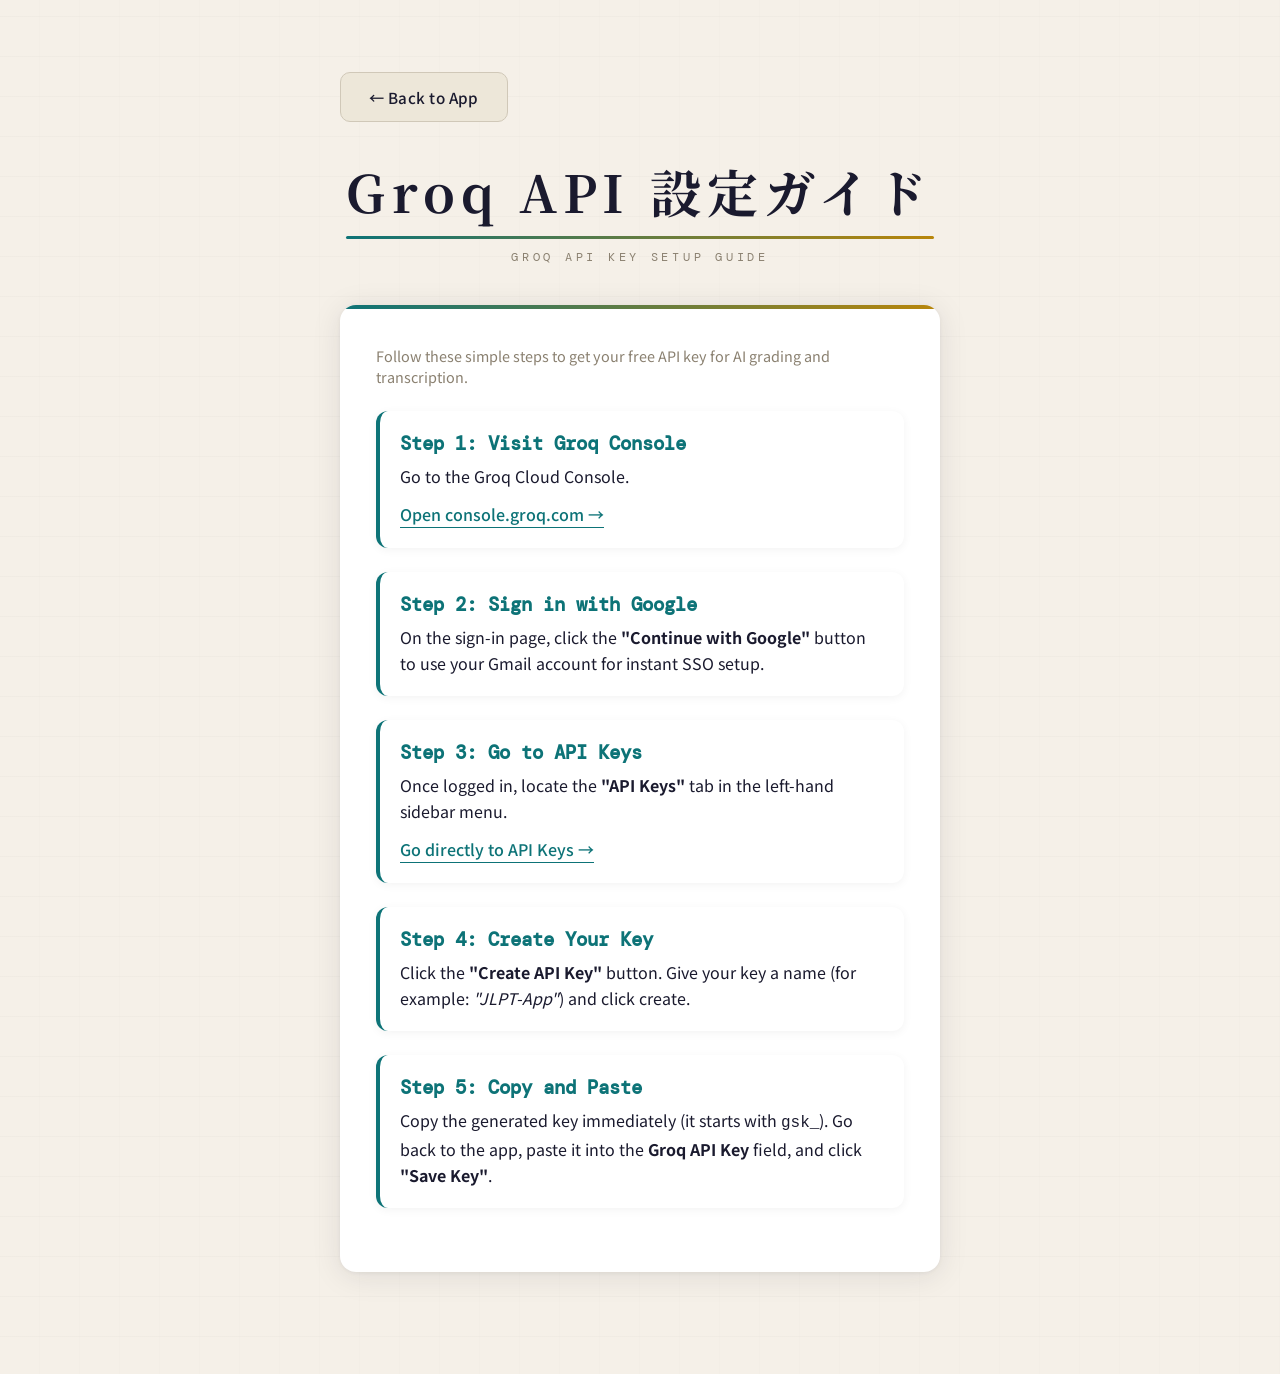
<file: groq-guide.html>
<!DOCTYPE html>
<html lang="en">
<head>
  <meta charset="UTF-8" />
  <meta name="viewport" content="width=device-width, initial-scale=1.0" />
  <title>Groq API Key Guide - Japanese Speaking Practice</title>
  <link href="https://fonts.googleapis.com/css2?family=Noto+Serif+JP:wght@300;400;700&family=Noto+Sans+JP:wght@300;400;500&family=DM+Mono:wght@300;400&display=swap" rel="stylesheet" />
  <link rel="stylesheet" href="assets/style.css" />
  <style>
    .guide-container {
      max-width: 600px;
      margin: 40px auto;
      text-align: left;
    }
    .step {
      margin-bottom: 24px;
      padding: 20px;
      background: #fff;
      border-radius: 12px;
      box-shadow: 0 2px 10px rgba(0,0,0,0.05);
      border-left: 4px solid var(--teal);
    }
    .step-number {
      font-family: 'DM Mono', monospace;
      font-weight: bold;
      color: var(--teal);
      font-size: 1.2rem;
      display: block;
      margin-bottom: 8px;
    }
    .step-text {
      font-size: 1rem;
      line-height: 1.6;
      color: var(--ink);
    }
    .external-link {
      display: inline-block;
      margin-top: 12px;
      color: var(--teal);
      font-weight: 500;
      text-decoration: none;
      border-bottom: 1px solid var(--teal);
    }
    .back-btn {
      margin-bottom: 32px;
      cursor: pointer;
    }
  </style>
</head>
<body>
  <div class="guide-container">
    <a href="index.html" class="btn btn-secondary back-btn" style="text-decoration: none;">← Back to App</a>

    <header>
      <div class="title-jp">Groq API 設定ガイド</div>
      <div class="title-en">Groq API Key Setup Guide</div>
    </header>

    <div class="card" style="text-align: left;">
      <p style="margin-bottom: 24px; color: var(--muted); font-size: 0.9rem;">
        Follow these simple steps to get your free API key for AI grading and transcription.
      </p>

      <div class="step">
        <span class="step-number">Step 1: Visit Groq Console</span>
        <div class="step-text">
          Go to the Groq Cloud Console.
          <br>
          <a href="https://console.groq.com/" target="_blank" class="external-link">Open console.groq.com →</a>
        </div>
      </div>

      <div class="step">
        <span class="step-number">Step 2: Sign in with Google</span>
        <div class="step-text">
          On the sign-in page, click the <strong>"Continue with Google"</strong> button to use your Gmail account for instant SSO setup.
        </div>
      </div>

      <div class="step">
        <span class="step-number">Step 3: Go to API Keys</span>
        <div class="step-text">
          Once logged in, locate the <strong>"API Keys"</strong> tab in the left-hand sidebar menu.
          <br>
          <a href="https://console.groq.com/keys" target="_blank" class="external-link">Go directly to API Keys →</a>
        </div>
      </div>

      <div class="step">
        <span class="step-number">Step 4: Create Your Key</span>
        <div class="step-text">
          Click the <strong>"Create API Key"</strong> button. Give your key a name (for example: <em>"JLPT-App"</em>) and click create.
        </div>
      </div>

      <div class="step">
        <span class="step-number">Step 5: Copy and Paste</span>
        <div class="step-text">
          Copy the generated key immediately (it starts with <code>gsk_</code>).
          Go back to the app, paste it into the <strong>Groq API Key</strong> field, and click <strong>"Save Key"</strong>.
        </div>
      </div>
    </div>
  </div>
</body>
</html>
</file>
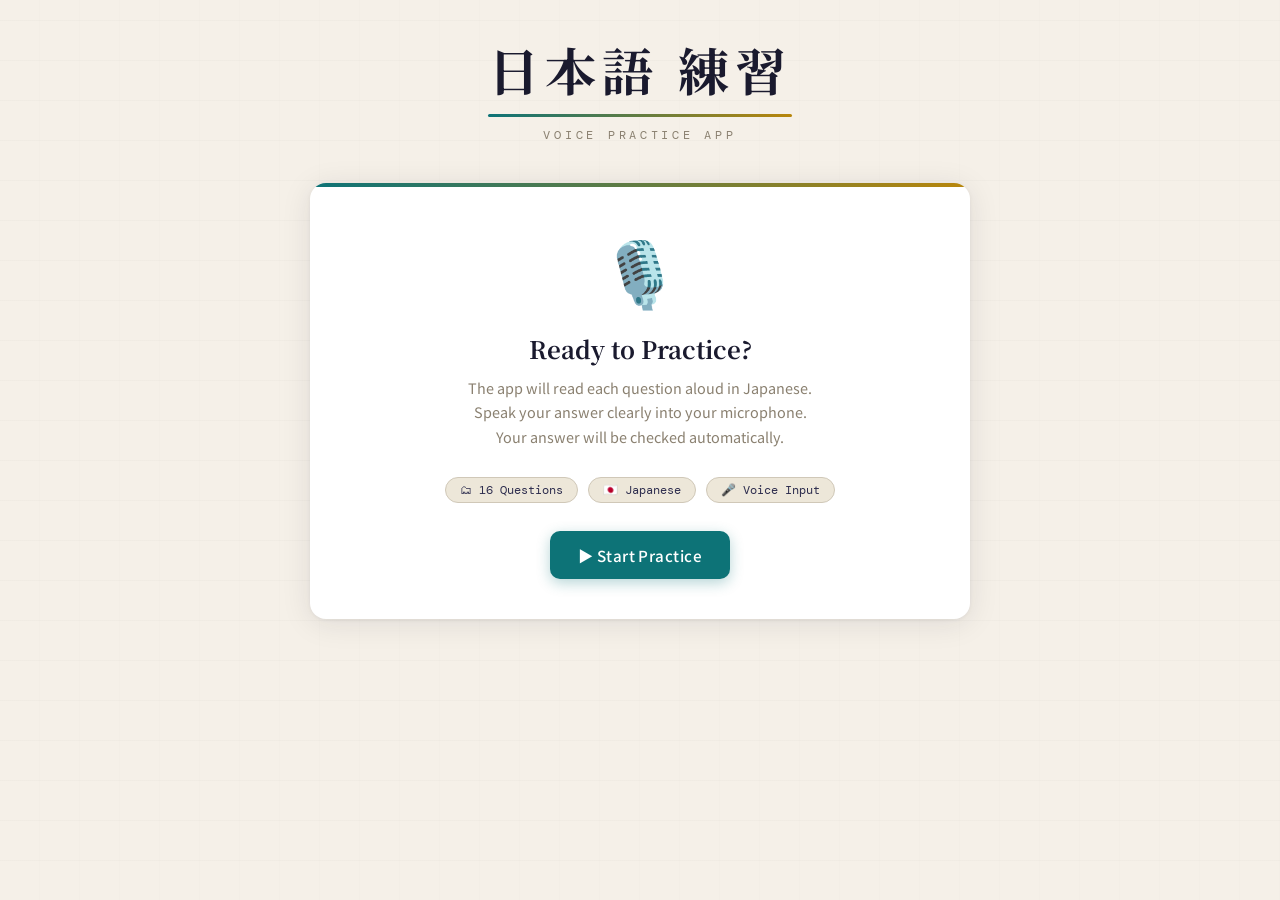
<file: japanese_practice_3.html>
<!DOCTYPE html>
<html lang="ja">
<head>
  <meta charset="UTF-8" />
  <meta name="viewport" content="width=device-width, initial-scale=1.0" />
  <title>日本語 Voice Practice</title>
  <link href="https://fonts.googleapis.com/css2?family=Noto+Serif+JP:wght@300;400;700&family=Noto+Sans+JP:wght@300;400;500&family=DM+Mono:wght@300;400&display=swap" rel="stylesheet" />
  <style>
    :root {
      --ink:      #1a1a2e;
      --ink-mid:  #2d2d4e;
      --paper:    #f5f0e8;
      --paper-2:  #ede7d9;
      --red:      #c0392b;
      --gold:     #b8860b;
      --teal:     #0d7377;
      --teal-lt:  #14a085;
      --correct:  #1a7a4a;
      --wrong:    #c0392b;
      --muted:    #8a8070;
    }

    * { box-sizing: border-box; margin: 0; padding: 0; }

    body {
      font-family: 'Noto Sans JP', sans-serif;
      background: var(--paper);
      color: var(--ink);
      min-height: 100vh;
      display: flex;
      flex-direction: column;
      align-items: center;
      padding: 32px 16px 64px;
      background-image:
        repeating-linear-gradient(0deg, transparent, transparent 39px, rgba(0,0,0,0.04) 40px),
        repeating-linear-gradient(90deg, transparent, transparent 39px, rgba(0,0,0,0.02) 40px);
    }

    /* ── Header ── */
    header {
      text-align: center;
      margin-bottom: 40px;
    }
    .title-jp {
      font-family: 'Noto Serif JP', serif;
      font-size: clamp(2rem, 5vw, 3.2rem);
      font-weight: 700;
      letter-spacing: 0.12em;
      color: var(--ink);
      position: relative;
      display: inline-block;
    }
    .title-jp::after {
      content: '';
      display: block;
      height: 3px;
      background: linear-gradient(90deg, var(--teal), var(--gold));
      border-radius: 2px;
      margin-top: 8px;
    }
    .title-en {
      font-size: 0.78rem;
      letter-spacing: 0.3em;
      text-transform: uppercase;
      color: var(--muted);
      margin-top: 10px;
      font-family: 'DM Mono', monospace;
    }

    /* ── Card ── */
    .card {
      background: #fff;
      border-radius: 16px;
      box-shadow: 0 4px 30px rgba(26,26,46,0.10), 0 1px 4px rgba(26,26,46,0.06);
      padding: 40px 36px;
      width: 100%;
      max-width: 660px;
      position: relative;
      overflow: hidden;
    }
    .card::before {
      content: '';
      position: absolute;
      top: 0; left: 0; right: 0;
      height: 4px;
      background: linear-gradient(90deg, var(--teal), var(--gold));
    }

    /* ── Progress ── */
    .progress-bar-wrap {
      background: var(--paper-2);
      border-radius: 99px;
      height: 6px;
      margin-bottom: 28px;
      overflow: hidden;
    }
    .progress-bar-fill {
      height: 100%;
      background: linear-gradient(90deg, var(--teal), var(--gold));
      border-radius: 99px;
      transition: width 0.5s ease;
      width: 0%;
    }
    .progress-label {
      font-family: 'DM Mono', monospace;
      font-size: 0.72rem;
      color: var(--muted);
      text-align: right;
      margin-bottom: 6px;
    }

    /* ── Question section ── */
    .question-label {
      font-family: 'DM Mono', monospace;
      font-size: 0.68rem;
      letter-spacing: 0.25em;
      text-transform: uppercase;
      color: var(--teal);
      margin-bottom: 12px;
    }
    .question-text {
      font-family: 'Noto Serif JP', serif;
      font-size: clamp(1.1rem, 3vw, 1.5rem);
      font-weight: 400;
      line-height: 1.7;
      color: var(--ink);
      min-height: 56px;
      margin-bottom: 28px;
    }

    /* ── Status pulse ── */
    .status-area {
      display: flex;
      align-items: center;
      gap: 12px;
      min-height: 48px;
      margin-bottom: 20px;
    }
    .pulse-dot {
      width: 12px; height: 12px;
      border-radius: 50%;
      background: var(--muted);
      flex-shrink: 0;
      transition: background 0.3s;
    }
    .pulse-dot.speaking {
      background: var(--gold);
      animation: blink 0.8s infinite;
    }
    .pulse-dot.listening {
      background: var(--red);
      animation: blink 0.5s infinite;
    }
    .pulse-dot.checking { background: var(--teal); animation: blink 1s infinite; }
    @keyframes blink {
      0%,100% { opacity: 1; transform: scale(1); }
      50%      { opacity: 0.4; transform: scale(0.7); }
    }
    .status-text {
      font-family: 'DM Mono', monospace;
      font-size: 0.8rem;
      color: var(--muted);
    }

    /* ── Transcript box ── */
    .transcript-box {
      background: var(--paper);
      border: 1.5px solid var(--paper-2);
      border-radius: 10px;
      padding: 14px 18px;
      min-height: 52px;
      font-family: 'Noto Serif JP', serif;
      font-size: 1rem;
      color: var(--ink-mid);
      margin-bottom: 20px;
      transition: border-color 0.3s;
      word-break: break-all;
    }
    .transcript-box.active { border-color: var(--teal); }
    .transcript-placeholder { color: var(--muted); font-style: italic; font-size: 0.85rem; font-family: 'Noto Sans JP', sans-serif; }

    /* ── Result badge ── */
    .result-badge {
      display: none;
      align-items: center;
      gap: 10px;
      padding: 12px 18px;
      border-radius: 10px;
      margin-bottom: 20px;
      font-size: 0.9rem;
    }
    .result-badge.correct  { display:flex; background: #e6f4ee; border: 1.5px solid #1a7a4a; color: var(--correct); }
    .result-badge.wrong    { display:flex; background: #fdf0ef; border: 1.5px solid #c0392b; color: var(--wrong); }
    .result-badge .icon    { font-size: 1.2rem; }
    .result-badge .answer-reveal { margin-top: 6px; font-size: 0.83rem; color: var(--ink-mid); }

    /* ── Buttons ── */
    .btn {
      display: inline-flex;
      align-items: center;
      justify-content: center;
      gap: 8px;
      padding: 13px 28px;
      border-radius: 10px;
      border: none;
      font-family: 'Noto Sans JP', sans-serif;
      font-size: 0.95rem;
      font-weight: 500;
      cursor: pointer;
      transition: transform 0.15s, box-shadow 0.15s, background 0.2s;
      letter-spacing: 0.03em;
    }
    .btn:active { transform: scale(0.97); }
    .btn-primary {
      background: var(--teal);
      color: #fff;
      box-shadow: 0 4px 14px rgba(13,115,119,0.30);
    }
    .btn-primary:hover { background: var(--teal-lt); box-shadow: 0 6px 20px rgba(13,115,119,0.35); }
    .btn-secondary {
      background: var(--paper-2);
      color: var(--ink);
      border: 1.5px solid #d0c8b8;
    }
    .btn-secondary:hover { background: #e0d8ca; }
    .btn-danger {
      background: var(--wrong);
      color: #fff;
      box-shadow: 0 4px 14px rgba(192,57,43,0.25);
    }
    .btn-danger:hover { background: #a93226; }
    .btn-submit {
      background: linear-gradient(135deg, var(--teal), var(--teal-lt));
      color: #fff;
      font-size: 1rem;
      padding: 14px 32px;
      box-shadow: 0 4px 18px rgba(13,115,119,0.35);
      animation: submitPulse 1.8s ease-in-out infinite;
    }
    .btn-submit:hover { filter: brightness(1.1); }
    @keyframes submitPulse {
      0%,100% { box-shadow: 0 4px 18px rgba(13,115,119,0.30); }
      50%      { box-shadow: 0 4px 28px rgba(13,115,119,0.65); }
    }
    .btn-row {
      display: flex;
      gap: 12px;
      flex-wrap: wrap;
      margin-top: 8px;
    }

    /* ── Start screen ── */
    #screen-start { text-align: center; }
    #screen-start .big-icon { font-size: 4rem; margin-bottom: 16px; }
    #screen-start h2 { font-family:'Noto Serif JP',serif; font-size:1.5rem; margin-bottom:10px; }
    #screen-start p { color: var(--muted); font-size:0.9rem; line-height:1.7; margin-bottom:28px; }
    .info-chips { display:flex; justify-content:center; gap:10px; flex-wrap:wrap; margin-bottom:28px; }
    .chip {
      background: var(--paper-2);
      border-radius: 99px;
      padding: 4px 14px;
      font-size: 0.75rem;
      font-family: 'DM Mono', monospace;
      color: var(--ink-mid);
      border: 1px solid #d0c8b8;
    }

    /* ── Results screen ── */
    #screen-results { display: none; }
    .score-hero {
      text-align: center;
      padding: 20px 0 28px;
    }
    .score-big {
      font-family: 'Noto Serif JP', serif;
      font-size: clamp(3.5rem, 10vw, 5rem);
      font-weight: 700;
      color: var(--teal);
      line-height: 1;
    }
    .score-label { color: var(--muted); font-size: 0.85rem; margin-top: 8px; }
    .score-bar-wrap { background: var(--paper-2); height: 10px; border-radius:99px; overflow:hidden; margin: 16px 0 24px; }
    .score-bar { height:100%; border-radius:99px; background: linear-gradient(90deg, var(--teal), var(--gold)); transition: width 1s ease; }
    .results-list { margin-top: 8px; display: flex; flex-direction: column; gap: 12px; }
    .result-row {
      border-radius: 10px;
      padding: 14px 16px;
      border: 1.5px solid transparent;
      font-size: 0.88rem;
    }
    .result-row.c { background: #e6f4ee; border-color: #b2dfc5; }
    .result-row.w { background: #fdf0ef; border-color: #f0b8b2; }
    .result-row .rq { font-family:'Noto Serif JP',serif; font-weight:500; color:var(--ink); margin-bottom:5px; font-size:0.95rem; }
    .result-row .rc { color: var(--correct); font-size:0.82rem; }
    .result-row .rw { color: var(--wrong); font-size:0.82rem; }
    .result-row .ra { color: var(--ink-mid); font-size:0.82rem; margin-top:3px; }
    .result-row .tag { font-family:'DM Mono',monospace; font-size:0.7rem; padding:2px 8px; border-radius:99px; margin-bottom:6px; display:inline-block; }
    .tag-ok  { background:#1a7a4a22; color:var(--correct); }
    .tag-ng  { background:#c0392b22; color:var(--wrong); }

    /* ── Mic permission warning ── */
    .warning-box {
      display: none;
      background: #fff8e1;
      border: 1.5px solid #f0c040;
      border-radius: 10px;
      padding: 12px 16px;
      font-size: 0.82rem;
      color: #7a5c00;
      margin-bottom: 16px;
      line-height: 1.6;
    }

    /* ── Utility ── */
    .hidden { display: none !important; }
    .divider { border: none; border-top: 1.5px solid var(--paper-2); margin: 24px 0; }
  </style>
</head>
<body>

<header>
  <div class="title-jp">日本語 練習</div>
  <div class="title-en">Voice Practice App</div>
</header>

<div class="card">

  <!-- ── START SCREEN ── -->
  <div id="screen-start">
    <div class="big-icon">🎙️</div>
    <h2>Ready to Practice?</h2>
    <p>The app will read each question aloud in Japanese.<br>Speak your answer clearly into your microphone.<br>Your answer will be checked automatically.</p>
    <div class="info-chips">
      <span class="chip">🗂 16 Questions</span>
      <span class="chip">🇯🇵 Japanese</span>
      <span class="chip">🎤 Voice Input</span>
    </div>
    <button class="btn btn-primary" onclick="startPractice()">
      ▶ Start Practice
    </button>
  </div>

  <!-- ── PRACTICE SCREEN ── -->
  <div id="screen-practice" class="hidden">
    <div class="progress-label" id="progress-label">Question 1 / 16</div>
    <div class="progress-bar-wrap">
      <div class="progress-bar-fill" id="progress-bar"></div>
    </div>

    <div class="question-label">Question</div>
    <div class="question-text" id="question-text">—</div>

    <div class="warning-box" id="warning-box">
      ⚠️ Microphone access is required. Please allow microphone permission when prompted,
      then click <strong>Retry</strong>.
    </div>

    <div class="status-area">
      <div class="pulse-dot" id="pulse"></div>
      <div class="status-text" id="status-text">Initializing...</div>
    </div>

    <div class="transcript-box" id="transcript-box">
      <span class="transcript-placeholder" id="transcript-placeholder">Your spoken answer will appear here…</span>
      <span id="transcript-content" class="hidden"></span>
    </div>

    <div class="result-badge" id="result-badge">
      <span class="icon" id="result-icon"></span>
      <div>
        <div id="result-msg"></div>
        <div class="answer-reveal" id="answer-reveal"></div>
      </div>
    </div>

    <div class="btn-row">
      <button class="btn btn-submit hidden" id="btn-submit" onclick="submitAnswer()">✔ Submit Answer</button>
      <button class="btn btn-primary hidden" id="btn-next" onclick="nextQuestion()">Next →</button>
      <button class="btn btn-secondary hidden" id="btn-rerecord" onclick="rerecordAnswer()">🎤 Re-record</button>
      <button class="btn btn-secondary" id="btn-skip" onclick="skipQuestion()">Skip ▷</button>
      <button class="btn btn-danger" onclick="endSession()">✕ End</button>
    </div>
  </div>

  <!-- ── RESULTS SCREEN ── -->
  <div id="screen-results">
    <div class="score-hero">
      <div class="score-big" id="score-display">0/16</div>
      <div class="score-label">Final Score</div>
      <div class="score-bar-wrap">
        <div class="score-bar" id="score-bar" style="width:0%"></div>
      </div>
      <div id="score-message" style="color:var(--muted);font-size:0.9rem;"></div>
    </div>

    <hr class="divider">

    <div class="results-list" id="results-list"></div>

    <hr class="divider">

    <div class="btn-row" style="justify-content:center;">
      <button class="btn btn-primary" onclick="restartApp()">↺ Restart</button>
    </div>
  </div>

</div><!-- /card -->

<script>
// ─────────────────────────────────────────────
// Q&A DATA  (from QAdatabase.xlsx)
// ─────────────────────────────────────────────
const QA = [
  { q: "まいにち　なんで　しごとへ　いきますか。",
    a: "でんしゃで　いきます。" },
  { q: "まいにち　だれと　しごとへ　いきますか。",
    a: "ひとりで　いきます。" },
  { q: "たんじょうびは　いつですか。",
    a: "たんじょうびは　くがつじゅうににちです。" },
  { q: "やすみのひ　になにを　しますか。",
    a: "イラストを　かきます。" },
  { q: "せんしゅうの　どようび　なにを　しましたか。それからは？",
    a: "えいがかんへ　いきました。それから　ともだちに　あいました。" },
  { q: "あなたは　まいにちどこで　ひるごはんを　たべますか。",
    a: "ともだちと　ちかくの　しょくどうで　たべます。" },
  { q: "あなたは　テニスを　しますか。いっしょに　いきませんか。",
    a: "ええ、そうしましょう。なんようびに　いきますか。" },
  { q: "まいあさ　なにを　たべますか。なにで　たべますか",
    a: "くだものと　やさいを　たべます。てで　たべます。" },
  { q: "「ありがとうございます」はじぶんの　げんごで　なんですか。",
    a: "ありがとうございますは　たがルゴごごで　Salamat Poです。" },
  { q: "きょねんのたんじょうびに　かぞくに　なにを　もらいましたか。",
    a: "たんじょうびに　ちちに　シャツを　もらいました。そして　あねに　おかねを　もらいました。" },
  { q: "にほんごの　べんきょうは　もうおわりましたか。",
    a: "いいえ、まだです。ことしの　しちがつに　おわります。" },
  { q: "にほんごの　べんきょうは　どうですか。",
    a: "にほんごの　べんきょうはおもしろいです。　そして　すてきです。" },
  { q: "フィリピンの　ぶっかは　どうですか。",
    a: "フィリピンの　ぶっかは　あまり　やすくないです。" },
  { q: "まいにちの　せいかつは　どうですか。",
    a: "ちょっと　いそがしいですが、だいじょうぶです。" },
  { q: "あなたの　おとうさんは　どんなひとですか。",
    a: "ちちは　おもしろいです。そして　げんきな　ひとです。" },
  { q: "しつれいですが、あなたは　りょうがじょうずですか。",
    a: "わたしは　りょうりが　あまり　とくいではありませんが、ときどき　つくります。" },
];

// ─────────────────────────────────────────────
// STATE
// ─────────────────────────────────────────────
let current   = 0;
let score     = 0;
let results   = [];
let synth         = window.speechSynthesis;
let recog         = null;
let listening     = false;
let liveTranscript = '';
let micStream     = null;  // held open for the whole session to avoid repeated permission prompts

// ─────────────────────────────────────────────
// HELPERS
// ─────────────────────────────────────────────

// ── Katakana → Hiragana ──
function katakanaToHiragana(s) {
  return s.replace(/[\u30A1-\u30F6]/g, ch =>
    String.fromCharCode(ch.charCodeAt(0) - 0x60)
  );
}

// ── Count kanji ──
function kanjiCount(s) {
  return (s.match(/[\u4E00-\u9FFF\u3400-\u4DBF]/g) || []).length;
}

// ── Number word tables ──
const MONTH_READ = [
  '', 'いちがつ','にがつ','さんがつ','しがつ','ごがつ','ろくがつ',
  'しちがつ','はちがつ','くがつ','じゅうがつ','じゅういちがつ','じゅうにがつ'
];
const DAY_READ = [
  '', 'ついたち','ふつか','みっか','よっか','いつか','むいか',
  'なのか','ようか','ここのか','とおか',
  'じゅういちにち','じゅうににち','じゅうさんにち','じゅうよっか','じゅうごにち',
  'じゅうろくにち','じゅうしちにち','じゅうはちにち','じゅうくにち','はつか',
  'にじゅういちにち','にじゅうににち','にじゅうさんにち','にじゅうよっか','にじゅうごにち',
  'にじゅうろくにち','にじゅうしちにち','にじゅうはちにち','にじゅうくにち',
  'さんじゅうにち','さんじゅういちにち'
];
// Arabic/kanji digits → integer
const KANJI_DIGIT = {'０':0,'１':1,'２':2,'３':3,'４':4,'５':5,'６':6,'７':7,'８':8,'９':9,
  '一':1,'二':2,'三':3,'四':4,'五':5,'六':6,'七':7,'八':8,'九':9,'十':10};
function toInt(s) {
  // handles "12", "１２", "十二", "二十", etc.
  s = s.replace(/[０-９]/g, c => String.fromCharCode(c.charCodeAt(0) - 0xFEE0)); // full-width→half
  if (/^\d+$/.test(s)) return parseInt(s, 10);
  // kanji number: 十二→12, 二十→20, 九→9
  let v = 0, cur = 0;
  for (const ch of s) {
    const d = KANJI_DIGIT[ch];
    if (d === undefined) continue;
    if (d === 10) { cur = cur === 0 ? 10 : cur * 10; }
    else { cur += d; }
  }
  return cur || 0;
}

// ── Common kanji → hiragana word map ──
// Ordered longest-first so longer matches take priority
const KANJI_MAP = [
  // ── Compound nouns (longest first) ──
  ['お父さん',    'おとうさん'],
  ['お母さん',    'おかあさん'],
  ['お姉さん',    'おねえさん'],
  ['お兄さん',    'おにいさん'],
  ['日本語',      'にほんご'],
  ['自転車',      'じてんしゃ'],
  ['誕生日',      'たんじょうび'],
  ['映画館',      'えいがかん'],
  ['何曜日',      'なんようび'],
  ['土曜日',      'どようび'],
  ['日曜日',      'にちようび'],
  ['月曜日',      'げつようび'],
  ['友達',        'ともだち'],
  ['食堂',        'しょくどう'],
  ['毎日',        'まいにち'],
  ['毎朝',        'まいあさ'],
  ['毎週',        'まいしゅう'],
  ['先週',        'せんしゅう'],
  ['仕事',        'しごと'],
  ['一人',        'ひとり'],
  ['野菜',        'やさい'],
  ['果物',        'くだもの'],
  ['去年',        'きょねん'],
  ['今年',        'ことし'],
  ['今日',        'きょう'],
  ['明日',        'あした'],
  ['昨日',        'きのう'],
  ['家族',        'かぞく'],
  ['生活',        'せいかつ'],
  ['料理',        'りょうり'],
  ['電車',        'でんしゃ'],
  ['勉強',        'べんきょう'],
  ['面白',        'おもしろ'],
  ['元気',        'げんき'],
  ['得意',        'とくい'],
  ['言語',        'げんご'],
  ['何時',        'なんじ'],
  ['何分',        'なんぷん'],
  ['何月',        'なんがつ'],
  ['何日',        'なんにち'],
  ['何年',        'なんねん'],
  ['お金',        'おかね'],
  ['シャツ',      'しゃつ'],
  // ── Verb conjugated forms (longest first per verb) ──
  ['食べまし',    'たべまし'],
  ['食べます',    'たべます'],
  ['食べ',        'たべ'],
  ['行きまし',    'いきまし'],
  ['行きます',    'いきます'],
  ['行きませ',    'いきませ'],
  ['行き',        'いき'],
  ['行っ',        'いっ'],
  ['行く',        'いく'],
  ['行',          'い'],
  ['書きまし',    'かきまし'],
  ['書きます',    'かきます'],
  ['書き',        'かき'],
  ['書',          'か'],
  ['会いまし',    'あいまし'],
  ['会います',    'あいます'],
  ['会い',        'あい'],
  ['会っ',        'あっ'],
  ['会',          'あ'],
  ['作りまし',    'つくりまし'],
  ['作ります',    'つくります'],
  ['作り',        'つくり'],
  ['作',          'つく'],
  ['終わりまし',  'おわりまし'],
  ['終わります',  'おわります'],
  ['終わり',      'おわり'],
  ['終わ',        'おわ'],
  ['終',          'お'],
  ['貰いまし',    'もらいまし'],
  ['貰います',    'もらいます'],
  ['貰い',        'もらい'],
  ['貰',          'もら'],
  ['飲みまし',    'のみまし'],
  ['飲みます',    'のみます'],
  ['飲み',        'のみ'],
  ['飲',          'の'],
  ['来ました',    'きました'],
  ['来ます',      'きます'],
  ['来',          'き'],
  ['見まし',      'みまし'],
  ['見ます',      'みます'],
  ['見',          'み'],
  ['話しまし',    'はなしまし'],
  ['話します',    'はなします'],
  ['話し',        'はなし'],
  ['話',          'はな'],
  // ── Single-kanji nouns/pronouns ──
  ['父',          'ちち'],
  ['母',          'はは'],
  ['姉',          'あね'],
  ['兄',          'あに'],
  ['妹',          'いもうと'],
  ['弟',          'おとうと'],
  ['私',          'わたし'],
  ['人',          'ひと'],
];

// ── Master normalizer: kanji words + date patterns + numbers → hiragana ──
function toHiragana(s) {
  // 1) full-width numbers → half-width
  s = s.replace(/[０-９]/g, c => String.fromCharCode(c.charCodeAt(0) - 0xFEE0));

  // 2) KANJI_MAP first — must run before number-kanji conversion so that
  //    compound words containing number kanji (e.g. 一人→ひとり) are matched
  //    before the standalone-number pass breaks them apart.
  for (const [kanji, hira] of KANJI_MAP) {
    s = s.split(kanji).join(hira);
  }

  // 3) NUMBER月 → month reading  (e.g. 9月, 十二月)
  s = s.replace(/([0-9]+|[一二三四五六七八九十百千]+)月/g, (_, n) => {
    const m = toInt(n);
    return (m >= 1 && m <= 12) ? MONTH_READ[m] : _;
  });

  // 4) NUMBER日 → day reading
  s = s.replace(/([0-9]+|[一二三四五六七八九十百千]+)日/g, (_, n) => {
    const d = toInt(n);
    return (d >= 1 && d <= 31) ? DAY_READ[d] : _;
  });

  // 5) NUMBER年 → ねん
  s = s.replace(/([0-9]+)年/g, (_, n) => {
    const digits = ['ぜろ','いち','に','さん','し','ご','ろく','なな','はち','く'];
    return n.split('').map(d => digits[+d] || d).join('') + 'ねん';
  });

  // 6) Remaining standalone kanji numbers → reading (十二 → じゅうに etc.)
  s = s.replace(/[一二三四五六七八九十百千万]+/g, m => {
    const n = toInt(m);
    if (n === 0) return m;
    return numberToHiragana(n);
  });

  // 7) Remaining Arabic digits → reading
  s = s.replace(/\d+/g, n => numberToHiragana(parseInt(n, 10)));

  // 8) Katakana → Hiragana
  s = katakanaToHiragana(s);

  return s;
}

// Convert integer 1–9999 to hiragana reading
function numberToHiragana(n) {
  if (n === 0) return 'ぜろ';
  const ones  = ['','いち','に','さん','し','ご','ろく','しち','はち','く'];
  const onesM = ['','いち','に','さん','よん','ご','ろく','なな','はち','きゅう']; // for months/standalone
  let s = '';
  if (n >= 1000) { s += (n >= 2000 ? ones[Math.floor(n/1000)] : '') + 'せん'; n %= 1000; }
  if (n >= 100)  { s += (n >= 200  ? ones[Math.floor(n/100)]  : '') + 'ひゃく'; n %= 100; }
  if (n >= 10)   { s += (n >= 20   ? ones[Math.floor(n/10)]   : '') + 'じゅう'; n %= 10; }
  if (n > 0)     { s += ones[n]; }
  return s || 'ぜろ';
}

// ── Pick least-kanji STT alternative ──
function bestHiraganaAlternative(results, resultIndex) {
  const finalResult = results[resultIndex];
  let best = finalResult[0].transcript;
  let bestKanji = kanjiCount(best);
  for (let i = 1; i < finalResult.length; i++) {
    const alt = finalResult[i].transcript;
    const k   = kanjiCount(alt);
    if (k < bestKanji) { best = alt; bestKanji = k; }
  }
  // Convert katakana + any leftover kanji patterns
  return toHiragana(best);
}

// ── Normalize helpers ──
const STRIP_RE = /[\s　、。！？・「」『』【】〜〈〉（）,，.]/g;

// For ANSWERS (already written in hiragana/katakana by the user):
// Only convert katakana→hiragana and strip punctuation/spaces.
// Do NOT run the full kanji converter — the answers have no kanji.
function normalizeAnswer(s) {
  return katakanaToHiragana(s).replace(STRIP_RE, '').toLowerCase();
}

// For TRANSCRIPTS (raw STT output — may contain kanji, katakana, etc.):
// Run the full toHiragana pipeline (kanji map, date readings, katakana)
// so that STT kanji are converted before comparing with the hiragana answer.
function normalizeTranscript(s) {
  return toHiragana(s).replace(STRIP_RE, '').toLowerCase();
}

// ── LCS length (space-optimised) ──
function lcsLength(s1, s2) {
  const m = s1.length, n = s2.length;
  let prev = new Array(n + 1).fill(0);
  for (let i = 1; i <= m; i++) {
    const curr = new Array(n + 1).fill(0);
    for (let j = 1; j <= n; j++) {
      curr[j] = s1[i-1] === s2[j-1]
        ? prev[j-1] + 1
        : Math.max(prev[j], curr[j-1]);
    }
    prev = curr;
  }
  return prev[n];
}

// ── Similarity: LCS coverage of the answer ──
function similarity(transcript, answer) {
  const t = normalizeTranscript(transcript);
  const a = normalizeAnswer(answer);
  if (t === a) return 1;
  if (a.length === 0) return 0;
  return lcsLength(t, a) / a.length;
}

// ── Particle extraction ──
// Only COMPOUND particles (2+ chars) are checked exactly.
// Single-char particles require ≥2 content chars of prefix so we don't
// false-match kana that are part of a word (e.g. the 'と' in イラスト).
const PARTICLES_COMPOUND = ['から','まで','より','ので','のに','ては','では','には','とは',
  'ながら','として','について','によって','において'];
const PARTICLES_SINGLE   = ['で','に','を','が','は','へ','と','も','か','や','の'];

function extractParticleTokens(s) {
  const tokens = [];
  let i = 0;
  while (i < s.length) {
    let matched = false;

    // Try compound particles first (no prefix-length restriction needed)
    for (const p of PARTICLES_COMPOUND) {
      if (s.startsWith(p, i)) {
        const prefix = s.slice(Math.max(0, i - 4), i);
        tokens.push(prefix + '|' + p);
        i += p.length;
        matched = true;
        break;
      }
    }

    // Single-char particles: only accept if preceded by ≥3 content chars
    // This prevents false matches inside loanword hiragana (e.g. いらすと→と)
    if (!matched) {
      for (const p of PARTICLES_SINGLE) {
        if (s.startsWith(p, i) && i >= 3) {
          const prefix = s.slice(Math.max(0, i - 4), i);
          tokens.push(prefix + '|' + p);
          i += p.length;
          matched = true;
          break;
        }
      }
    }

    if (!matched) i++;
  }
  return tokens;
}

// Inner version that works on already-normalized strings.
function particlesMatchNorm(tNorm, aNorm) {
  const answerParticles = extractParticleTokens(aNorm);
  if (answerParticles.length === 0) return true;
  const transcriptParticles = new Set(extractParticleTokens(tNorm));
  for (const pt of answerParticles) {
    if (!transcriptParticles.has(pt)) return false;
  }
  return true;
}

function particlesMatch(transcript, answer) {
  return particlesMatchNorm(normalizeTranscript(transcript), normalizeAnswer(answer));
}

// Strip ASCII Latin letters (a-z A-Z) — used for Q9 Romaji handling.
function stripLatin(s) {
  return s.replace(/[a-zA-Z]+/g, '');
}

// Q9 special check: answer contains "Salamat Po" (Romaji).
// ja-JP STT may return it as Latin, katakana (サラマットポ→さらまっとぽ), or skip it.
// Strategy:
//   1. Strip Latin from both sides → compare only the Japanese core.
//   2. Separately detect whether any recognizable form of "Salamat" was captured.
//      If yes, the full answer is accepted; if no, still accept if Japanese core ≥ 0.75.
function isCorrectQ9(transcript, answer) {
  const aNorm = stripLatin(normalizeAnswer(answer));
  const tNorm = stripLatin(normalizeTranscript(transcript));
  if (!particlesMatchNorm(tNorm, aNorm)) return false;
  const coreScore = aNorm.length === 0 ? 1
    : tNorm === aNorm ? 1
    : lcsLength(tNorm, aNorm) / aNorm.length;
  if (coreScore < 0.55) return false; // Japanese core way off
  // Check for Salamat in transcript (Latin or katakana-converted hiragana)
  const tFull = normalizeTranscript(transcript);
  const hasSalamat = tFull.includes('salamat') || tFull.includes('さらまっと');
  // Pass if Japanese core is strong enough, bonus if Salamat detected
  return hasSalamat ? coreScore >= 0.55 : coreScore >= 0.75;
}

// Returns true if the answer string contains a meaningful amount of katakana
// (i.e., loanwords like イラスト, シャツ). In these cases particle-matching
// is skipped because converting katakana → hiragana can create false particle
// matches (e.g. イラスト → いらすと where と looks like the particle と).
function answerHasKatakanaLoanword(answer) {
  const katakana = (answer.match(/[\u30A1-\u30F6]+/g) || []).join('');
  return katakana.length >= 2;
}

function isCorrect(transcript, answer, qIndex) {
  if (qIndex === 8) return isCorrectQ9(transcript, answer); // Q9 (0-based)
  if (!answerHasKatakanaLoanword(answer) && !particlesMatch(transcript, answer)) return false;
  return similarity(transcript, answer) >= 0.65;
}

// ─────────────────────────────────────────────
// UI HELPERS
// ─────────────────────────────────────────────
function setStatus(state, text) {
  const dot  = document.getElementById('pulse');
  const stxt = document.getElementById('status-text');
  dot.className  = 'pulse-dot ' + (state || '');
  stxt.textContent = text;
}

function showTranscript(text, active) {
  const box = document.getElementById('transcript-box');
  const ph  = document.getElementById('transcript-placeholder');
  const ct  = document.getElementById('transcript-content');
  if (text) {
    ph.classList.add('hidden');
    ct.classList.remove('hidden');
    ct.textContent = text;
  } else {
    ph.classList.remove('hidden');
    ct.classList.add('hidden');
  }
  box.classList.toggle('active', !!active);
}

function showResult(correct, transcript, answer) {
  const badge = document.getElementById('result-badge');
  const icon  = document.getElementById('result-icon');
  const msg   = document.getElementById('result-msg');
  const rev   = document.getElementById('answer-reveal');
  badge.className = 'result-badge ' + (correct ? 'correct' : 'wrong');
  icon.textContent = correct ? '✅' : '❌';
  msg.textContent  = correct ? '正解！ Correct!' : '不正解。 Incorrect.';
  if (!correct) {
    rev.innerHTML = '<strong>Correct answer:</strong> ' + answer;
  } else {
    rev.textContent = '';
  }
}

function showBtn(id, visible) {
  document.getElementById(id).classList.toggle('hidden', !visible);
}

// ─────────────────────────────────────────────
// SPEECH SYNTHESIS (TTS)
// ─────────────────────────────────────────────
function speakQuestion(text, onEnd) {
  if (synth.speaking) synth.cancel();
  const utter = new SpeechSynthesisUtterance(text);
  utter.lang  = 'ja-JP';
  utter.rate  = 0.85;
  utter.pitch = 1.0;

  // Try to pick a Japanese voice
  const voices = synth.getVoices();
  const jpVoice = voices.find(v => v.lang === 'ja-JP') || voices.find(v => v.lang.startsWith('ja'));
  if (jpVoice) utter.voice = jpVoice;

  utter.onend   = onEnd;
  utter.onerror = onEnd; // fallback
  setStatus('speaking', 'Speaking question…');
  synth.speak(utter);
}

// ─────────────────────────────────────────────
// SPEECH RECOGNITION (STT) — continuous, manual submit
// ─────────────────────────────────────────────

// Create a single SpeechRecognition instance for the whole session.
// Re-using one instance prevents the browser from prompting for mic
// permission on every question.
function initRecognizer() {
  const SpeechRecognition = window.SpeechRecognition || window.webkitSpeechRecognition;
  if (!SpeechRecognition) return false;
  recog = new SpeechRecognition();
  recog.lang            = 'ja-JP';
  recog.continuous      = true;
  recog.interimResults  = true;
  recog.maxAlternatives = 5;
  return true;
}

// Attach fresh handlers and start listening for the current question.
function startListening(onError) {
  if (!recog) {
    onError('SpeechRecognition not supported in this browser. Use Chrome.');
    return;
  }
  liveTranscript = '';

  recog.onstart = () => {
    listening = true;
    setStatus('listening', '🎤 Recording… click Submit Answer when done');
    showTranscript('', true);
    showBtn('btn-submit', true);
    showBtn('btn-skip',   false);
  };
  recog.onend = () => {
    listening = false;
    // If mic closed before user submitted (e.g. timeout), keep Submit visible.
    if (liveTranscript && document.getElementById('btn-next').classList.contains('hidden')) {
      showBtn('btn-submit', true);
    }
  };
  recog.onresult = (e) => {
    let accumulated = '';
    let interimRaw  = '';
    for (let i = 0; i < e.results.length; i++) {
      if (e.results[i].isFinal) accumulated += bestHiraganaAlternative(e.results, i);
      else                      interimRaw  += e.results[i][0].transcript;
    }
    liveTranscript = accumulated;
    showTranscript(accumulated + katakanaToHiragana(interimRaw), true);
  };
  recog.onerror = (e) => {
    listening = false;
    if (e.error === 'no-speech') return;
    const msg = e.error === 'not-allowed'
      ? 'Microphone permission denied.'
      : 'Recognition error: ' + e.error;
    onError(msg);
  };

  recog.start();
}

// ─────────────────────────────────────────────
// FLOW
// ─────────────────────────────────────────────
function releaseMic() {
  if (micStream) {
    micStream.getTracks().forEach(t => t.stop());
    micStream = null;
  }
}

function startPractice() {
  current = 0; score = 0; results = [];
  document.getElementById('screen-start').classList.add('hidden');
  document.getElementById('screen-practice').classList.remove('hidden');

  // Request mic permission once, keep stream alive, THEN create the single
  // SpeechRecognition instance and start the first question.
  // Doing it in this order means the recognizer never needs to re-ask for permission.
  navigator.mediaDevices.getUserMedia({ audio: true })
    .then(stream => {
      micStream = stream;
      if (!initRecognizer()) {
        setStatus('', 'SpeechRecognition not supported. Use Chrome.');
        return;
      }
      loadQuestion();
    })
    .catch(() => {
      // Mic denied or unavailable — still try (recognition itself may work on some browsers)
      initRecognizer();
      loadQuestion();
    });
}

function loadQuestion() {
  const item = QA[current];
  document.getElementById('question-text').textContent = item.q;
  document.getElementById('result-badge').className = 'result-badge';
  document.getElementById('warning-box').style.display = 'none';
  showTranscript('');
  showBtn('btn-submit',   false);
  showBtn('btn-next',     false);
  showBtn('btn-rerecord', false);
  showBtn('btn-skip',     true);

  const pct = (current / QA.length) * 100;
  document.getElementById('progress-bar').style.width = pct + '%';
  document.getElementById('progress-label').textContent =
    'Question ' + (current + 1) + ' / ' + QA.length;

  setStatus('speaking', 'Preparing…');

  if (synth.getVoices().length === 0) {
    synth.addEventListener('voiceschanged', () => speakThenListen(item), { once: true });
  } else {
    speakThenListen(item);
  }
}

function speakThenListen(item) {
  speakQuestion(item.q, () => {
    setStatus('', 'Starting microphone…');
    setTimeout(() => beginListen(), 800);
  });
}

function beginListen() {
  startListening((err) => {
    setStatus('', 'Error: ' + err);
    if (err.includes('permission')) {
      document.getElementById('warning-box').style.display = 'block';
    }
    showBtn('btn-rerecord', true);
    showBtn('btn-skip',     true);
  });
}

function submitAnswer() {
  if (recog) { try { recog.abort(); } catch(e){} }
  showBtn('btn-submit', false);
  const item       = QA[current];
  const transcript = liveTranscript.trim();

  if (!transcript) {
    setStatus('', 'No speech captured — try re-recording.');
    showBtn('btn-rerecord', true);
    showBtn('btn-skip',     true);
    return;
  }

  setStatus('checking', 'Checking your answer…');
  showTranscript(transcript, false);
  const correct = isCorrect(transcript, item.a, current);
  if (correct) score++;
  results.push({ q: item.q, a: item.a, transcript, correct });
  showResult(correct, transcript, item.a);
  showBtn('btn-next',     true);
  showBtn('btn-rerecord', !correct);
  showBtn('btn-skip',     false);
  setStatus('', correct ? 'Correct! 🎉' : 'Incorrect. Review the answer.');
}

function rerecordAnswer() {
  const item = QA[current];
  document.getElementById('result-badge').className = 'result-badge';
  showTranscript('');
  showBtn('btn-next',     false);
  showBtn('btn-rerecord', false);
  showBtn('btn-submit',   false);
  speakThenListen(item);
}

function nextQuestion() {
  current++;
  if (current >= QA.length) showResults();
  else loadQuestion();
}

function skipQuestion() {
  if (recog) { try { recog.abort(); } catch(e){} }
  results.push({ q: QA[current].q, a: QA[current].a, transcript: '(skipped)', correct: false });
  current++;
  if (current >= QA.length) showResults();
  else loadQuestion();
}

function endSession() {
  if (synth.speaking) synth.cancel();
  if (recog) { try { recog.abort(); } catch(e){} recog = null; }
  releaseMic();
  for (let i = current; i < QA.length; i++) {
    if (!results[i]) results.push({ q: QA[i].q, a: QA[i].a, transcript: '(not reached)', correct: false });
  }
  showResults();
}

// ─────────────────────────────────────────────
// RESULTS
// ─────────────────────────────────────────────
function showResults() {
  if (synth.speaking) synth.cancel();
  document.getElementById('screen-practice').classList.add('hidden');
  const rs = document.getElementById('screen-results');
  rs.style.display = 'block';

  const total = results.length;
  const pct   = total ? Math.round((score / total) * 100) : 0;

  document.getElementById('score-display').textContent = score + ' / ' + total;
  document.getElementById('score-bar').style.width = pct + '%';

  const msg = pct === 100 ? '🏆 Perfect score! Excellent work!' :
              pct >= 75   ? '✨ Great job! Almost there.' :
              pct >= 50   ? '👍 Good effort. Keep practicing!' :
                            '📚 Keep studying, you\'ll improve!';
  document.getElementById('score-message').textContent = msg;

  const list = document.getElementById('results-list');
  list.innerHTML = '';
  results.forEach((r, i) => {
    const div = document.createElement('div');
    div.className = 'result-row ' + (r.correct ? 'c' : 'w');
    div.innerHTML = `
      <span class="tag ${r.correct ? 'tag-ok' : 'tag-ng'}">${i+1}. ${r.correct ? '✓ Correct' : '✗ Incorrect'}</span>
      <div class="rq">${r.q}</div>
      ${r.correct
        ? `<div class="rc">Your answer: ${r.transcript}</div>`
        : `<div class="rw">Your answer: ${r.transcript}</div>
           <div class="ra">✔ Expected: ${r.a}</div>`
      }
    `;
    list.appendChild(div);
  });
}

function restartApp() {
  if (recog) { try { recog.abort(); } catch(e){} recog = null; }
  releaseMic();
  document.getElementById('screen-results').style.display = 'none';
  document.getElementById('screen-start').classList.remove('hidden');
  document.getElementById('screen-practice').classList.add('hidden');
}

// Pre-load voices on page load
window.speechSynthesis.getVoices();
</script>
</body>
</html>
</file>
<file: assets/style.css>
:root {
  --ink:      #1a1a2e;
  --ink-mid:  #2d2d4e;
  --paper:    #f5f0e8;
  --paper-2:  #ede7d9;
  --red:      #c0392b;
  --gold:     #b8860b;
  --teal:     #0d7377;
  --teal-lt:  #14a085;
  --correct:  #1a7a4a;
  --wrong:    #c0392b;
  --muted:    #8a8070;
}

* { box-sizing: border-box; margin: 0; padding: 0; }

body {
  font-family: 'Noto Sans JP', sans-serif;
  background: var(--paper);
  color: var(--ink);
  min-height: 100vh;
  display: flex;
  flex-direction: column;
  align-items: center;
  padding: 32px 16px 64px;
  background-image:
    repeating-linear-gradient(0deg, transparent, transparent 39px, rgba(0,0,0,0.04) 40px),
    repeating-linear-gradient(90deg, transparent, transparent 39px, rgba(0,0,0,0.02) 40px);
}

/* ── Header ── */
header {
  text-align: center;
  margin-bottom: 40px;
}
.title-jp {
  font-family: 'Noto Serif JP', serif;
  font-size: clamp(2rem, 5vw, 3.2rem);
  font-weight: 700;
  letter-spacing: 0.12em;
  color: var(--ink);
  position: relative;
  display: inline-block;
}
.title-jp::after {
  content: '';
  display: block;
  height: 3px;
  background: linear-gradient(90deg, var(--teal), var(--gold));
  border-radius: 2px;
  margin-top: 8px;
}
.title-en {
  font-size: 0.78rem;
  letter-spacing: 0.3em;
  text-transform: uppercase;
  color: var(--muted);
  margin-top: 10px;
  font-family: 'DM Mono', monospace;
}

/* ── Card ── */
.card {
  background: #fff;
  border-radius: 16px;
  box-shadow: 0 4px 30px rgba(26,26,46,0.10), 0 1px 4px rgba(26,26,46,0.06);
  padding: 40px 36px;
  width: 100%;
  max-width: 660px;
  position: relative;
  overflow: hidden;
}
.card::before {
  content: '';
  position: absolute;
  top: 0; left: 0; right: 0;
  height: 4px;
  background: linear-gradient(90deg, var(--teal), var(--gold));
}

/* ── Progress ── */
.progress-bar-wrap {
  background: var(--paper-2);
  border-radius: 99px;
  height: 6px;
  margin-bottom: 28px;
  overflow: hidden;
}
.progress-bar-fill {
  height: 100%;
  background: linear-gradient(90deg, var(--teal), var(--gold));
  border-radius: 99px;
  transition: width 0.5s ease;
  width: 0%;
}
.progress-label {
  font-family: 'DM Mono', monospace;
  font-size: 0.72rem;
  color: var(--muted);
  text-align: right;
  margin-bottom: 6px;
}

/* ── Question section ── */
.question-label {
  font-family: 'DM Mono', monospace;
  font-size: 0.68rem;
  letter-spacing: 0.25em;
  text-transform: uppercase;
  color: var(--teal);
  margin-bottom: 12px;
}
.question-text {
  font-family: 'Noto Serif JP', serif;
  font-size: clamp(1.1rem, 3vw, 1.5rem);
  font-weight: 400;
  line-height: 1.7;
  color: var(--ink);
  min-height: 56px;
  margin-bottom: 28px;
}

/* ── Status pulse ── */
.status-area {
  display: flex;
  align-items: center;
  gap: 12px;
  min-height: 48px;
  margin-bottom: 20px;
}
.pulse-dot {
  width: 12px; height: 12px;
  border-radius: 50%;
  background: var(--muted);
  flex-shrink: 0;
  transition: background 0.3s;
}
.pulse-dot.speaking {
  background: var(--gold);
  animation: blink 0.8s infinite;
}
.pulse-dot.listening {
  background: var(--red);
  animation: blink 0.5s infinite;
}
.pulse-dot.checking { background: var(--teal); animation: blink 1s infinite; }
@keyframes blink {
  0%,100% { opacity: 1; transform: scale(1); }
  50%      { opacity: 0.4; transform: scale(0.7); }
}
.status-text {
  font-family: 'DM Mono', monospace;
  font-size: 0.8rem;
  color: var(--muted);
}

/* ── Transcript box ── */
.transcript-box {
  background: var(--paper);
  border: 1.5px solid var(--paper-2);
  border-radius: 10px;
  padding: 14px 18px;
  min-height: 52px;
  font-family: 'Noto Serif JP', serif;
  font-size: 1rem;
  color: var(--ink-mid);
  margin-bottom: 20px;
  transition: border-color 0.3s;
  word-break: break-all;
}
.transcript-box.active { border-color: var(--teal); }
.transcript-placeholder { color: var(--muted); font-style: italic; font-size: 0.85rem; font-family: 'Noto Sans JP', sans-serif; }
.transcript-furigana {
  margin-top: 10px;
  padding-top: 10px;
  border-top: 1px solid var(--paper-2);
  font-size: 0.88rem;
  color: var(--teal);
  font-family: 'Noto Sans JP', sans-serif;
}

/* ── AI Recording indicator ── */
.ai-recording-indicator {
  display: flex;
  align-items: center;
  gap: 10px;
  font-family: 'Noto Sans JP', sans-serif;
  font-size: 0.9rem;
  color: var(--teal);
  animation: ai-rec-fade 1.8s ease-in-out infinite;
}
.ai-recording-indicator .rec-dot {
  width: 12px;
  height: 12px;
  border-radius: 50%;
  background: var(--red);
  animation: ai-rec-pulse 1s ease-in-out infinite;
  flex-shrink: 0;
}
@keyframes ai-rec-pulse {
  0%, 100% { transform: scale(1); opacity: 1; }
  50% { transform: scale(1.4); opacity: 0.5; }
}
@keyframes ai-rec-fade {
  0%, 100% { opacity: 1; }
  50% { opacity: 0.6; }
}
.ai-transcribing-indicator {
  display: flex;
  align-items: center;
  gap: 8px;
  font-family: 'Noto Sans JP', sans-serif;
  font-size: 0.9rem;
  color: var(--gold);
}
.ai-transcribing-indicator .dots::after {
  content: '';
  animation: ai-dots 1.5s steps(4, end) infinite;
}
@keyframes ai-dots {
  0%  { content: ''; }
  25% { content: '.'; }
  50% { content: '..'; }
  75% { content: '...'; }
}

/* ── Result badge ── */
.result-badge {
  display: none;
  align-items: flex-start;
  gap: 10px;
  padding: 12px 18px;
  border-radius: 10px;
  margin-bottom: 20px;
  font-size: 0.9rem;
}
.result-badge.correct  { display:flex; background: #e6f4ee; border: 1.5px solid #1a7a4a; color: var(--correct); }
.result-badge.wrong    { display:flex; background: #fdf0ef; border: 1.5px solid #c0392b; color: var(--wrong); }
.result-badge .icon    {
  flex: 0 0 28px;
  width: 28px;
  line-height: 1.2;
  margin-top: 1px;
  font-size: 1.2rem;
  text-align: center;
}
.result-badge .answer-reveal { margin-top: 6px; font-size: 0.83rem; color: var(--ink-mid); }

/* ── Buttons ── */
.btn {
  display: inline-flex;
  align-items: center;
  justify-content: center;
  gap: 8px;
  padding: 13px 28px;
  border-radius: 10px;
  border: none;
  font-family: 'Noto Sans JP', sans-serif;
  font-size: 0.95rem;
  font-weight: 500;
  cursor: pointer;
  transition: transform 0.15s, box-shadow 0.15s, background 0.2s;
  letter-spacing: 0.03em;
}
.btn:active { transform: scale(0.97); }
.btn-primary {
  background: var(--teal);
  color: #fff;
  box-shadow: 0 4px 14px rgba(13,115,119,0.30);
}
.btn-primary:hover { background: var(--teal-lt); box-shadow: 0 6px 20px rgba(13,115,119,0.35); }
.btn-secondary {
  background: var(--paper-2);
  color: var(--ink);
  border: 1.5px solid #d0c8b8;
}
.btn-secondary:hover { background: #e0d8ca; }
.btn-danger {
  background: var(--wrong);
  color: #fff;
  box-shadow: 0 4px 14px rgba(192,57,43,0.25);
}
.btn-danger:hover { background: #a93226; }
.btn-disabled {
  opacity: 0.45;
  cursor: not-allowed;
  pointer-events: none;
  box-shadow: none !important;
}
.btn-submit {
  background: linear-gradient(135deg, var(--teal), var(--teal-lt));
  color: #fff;
  font-size: 1rem;
  padding: 14px 32px;
  box-shadow: 0 4px 18px rgba(13,115,119,0.35);
  animation: submitPulse 1.8s ease-in-out infinite;
}
.btn-submit:hover { filter: brightness(1.1); }
@keyframes submitPulse {
  0%,100% { box-shadow: 0 4px 18px rgba(13,115,119,0.30); }
  50%      { box-shadow: 0 4px 28px rgba(13,115,119,0.65); }
}
.btn-row {
  display: flex;
  gap: 12px;
  flex-wrap: wrap;
  margin-top: 8px;
  align-items: center;
}
.btn-group-record {
  display: flex;
  gap: 10px;
  flex-wrap: wrap;
  align-items: center;
}

/* ── Start screen ── */
#screen-start { text-align: center; }
#screen-start .big-icon { font-size: 4rem; margin-bottom: 16px; }
#screen-start h2 { font-family:'Noto Serif JP',serif; font-size:1.5rem; margin-bottom:10px; }
#screen-start p { color: var(--muted); font-size:0.9rem; line-height:1.7; margin-bottom:28px; }
.info-chips { display:flex; justify-content:center; gap:10px; flex-wrap:wrap; margin-bottom:28px; }
.chip {
  background: var(--paper-2);
  border-radius: 99px;
  padding: 4px 14px;
  font-size: 0.75rem;
  font-family: 'DM Mono', monospace;
  color: var(--ink-mid);
  border: 1px solid #d0c8b8;
}

/* ── Import section ── */
.import-section {
  border: 1.5px dashed var(--paper-2);
  border-radius: 10px;
  padding: 20px;
  margin: 28px 0;
  background: #fafaf7;
}
.import-section h3 {
  font-size: 0.9rem;
  color: var(--ink);
  margin-bottom: 12px;
  font-weight: 500;
}
.import-section p {
  font-size: 0.8rem;
  color: var(--muted);
  margin-bottom: 12px;
  line-height: 1.5;
}
#file-input { display: none; }
.import-buttons {
  display: flex;
  gap: 10px;
  flex-wrap: wrap;
  justify-content: center;
}
.btn-import {
  background: var(--paper-2);
  color: var(--ink);
  border: 1.5px solid #d0c8b8;
  padding: 10px 18px;
  font-size: 0.85rem;
}
.btn-import:hover { background: #e0d8ca; }
.import-status {
  font-size: 0.8rem;
  margin-top: 8px;
  padding: 8px 12px;
  border-radius: 6px;
  display: none;
}
.import-status.success {
  display: block;
  background: #e6f4ee;
  color: var(--correct);
  border: 1px solid #b2dfc5;
}
.import-status.error {
  display: block;
  background: #fdf0ef;
  color: var(--wrong);
  border: 1px solid #f0b8b2;
}
.import-status.info {
  display: block;
  background: #f0f4f8;
  color: var(--teal);
  border: 1px solid #d0e4f0;
}

/* ── Results screen ── */
#screen-results { display: none; }
.score-hero {
  text-align: center;
  padding: 20px 0 28px;
}
.score-big {
  font-family: 'Noto Serif JP', serif;
  font-size: clamp(3.5rem, 10vw, 5rem);
  font-weight: 700;
  color: var(--teal);
  line-height: 1;
}
.score-label { color: var(--muted); font-size: 0.85rem; margin-top: 8px; }
.score-bar-wrap { background: var(--paper-2); height: 10px; border-radius:99px; overflow:hidden; margin: 16px 0 24px; }
.score-bar { height:100%; border-radius:99px; background: linear-gradient(90deg, var(--teal), var(--gold)); transition: width 1s ease; }
.results-list { margin-top: 8px; display: flex; flex-direction: column; gap: 12px; }
.result-row {
  border-radius: 10px;
  padding: 14px 16px;
  border: 1.5px solid transparent;
  font-size: 0.88rem;
}
.result-row.c { background: #e6f4ee; border-color: #b2dfc5; }
.result-row.w { background: #fdf0ef; border-color: #f0b8b2; }
.result-row .rq { font-family:'Noto Serif JP',serif; font-weight:500; color:var(--ink); margin-bottom:5px; font-size:0.95rem; }
.result-row .rc { color: var(--correct); font-size:0.82rem; }
.result-row .rw { color: var(--wrong); font-size:0.82rem; }
.result-row .ra { color: var(--ink-mid); font-size:0.82rem; margin-top:3px; }
.result-row .tag { font-family:'DM Mono',monospace; font-size:0.7rem; padding:2px 8px; border-radius:99px; margin-bottom:6px; display:inline-block; }
.tag-ok  { background:#1a7a4a22; color:var(--correct); }
.tag-ng  { background:#c0392b22; color:var(--wrong); }

.target-answer-box {
  display: none;
  background: #f0fdf4;
  border: 1.5px solid #bbf7d0;
  border-radius: 10px;
  padding: 14px 18px;
  margin-bottom: 16px;
  text-align: center;
  transition: all 0.3s ease;
}
.target-label {
  font-family: 'DM Mono', monospace;
  font-size: 0.7rem;
  text-transform: uppercase;
  color: #16a34a;
  letter-spacing: 0.1em;
  margin-bottom: 8px;
  font-weight: bold;
}
#target-answer-text {
  font-family: 'Noto Serif JP', serif;
  font-size: 1.1rem;
  color: var(--ink);
  margin-bottom: 4px;
}
.target-romaji {
  font-family: 'DM Mono', monospace;
  font-size: 0.85rem;
  color: var(--muted);
  font-style: italic;
}
.warning-box {
  display: none;
  background: #fff8e1;
  border: 1.5px solid #f0c040;
  border-radius: 10px;
  padding: 12px 16px;
  font-size: 0.82rem;
  color: #7a5c00;
  margin-bottom: 16px;
  line-height: 1.6;
}

/* ── AI Settings section ── */
.settings-section {
  border: 1.5px dashed var(--teal);
  border-radius: 10px;
  padding: 20px;
  margin: 0 0 28px;
  background: linear-gradient(135deg, #f0faf9 0%, #fafaf7 100%);
}
.settings-section h3 {
  font-size: 0.9rem;
  color: var(--ink);
  margin-bottom: 12px;
  font-weight: 500;
}
.settings-section p {
  font-size: 0.8rem;
  color: var(--muted);
  margin-bottom: 12px;
  line-height: 1.5;
}
.api-key-row {
  display: flex;
  gap: 8px;
  align-items: center;
}
.api-key-input {
  flex: 1;
  padding: 10px 14px;
  border: 1.5px solid #d0c8b8;
  border-radius: 8px;
  font-family: 'DM Mono', monospace;
  font-size: 0.82rem;
  background: #fff;
  color: var(--ink);
  outline: none;
  transition: border-color 0.2s;
}
.api-key-input:focus {
  border-color: var(--teal);
}
.api-key-input::placeholder {
  color: var(--muted);
  font-family: 'Noto Sans JP', sans-serif;
}
.btn-sm {
  padding: 8px 12px;
  font-size: 0.82rem;
  min-width: 40px;
}
.chip-ai {
  border-color: var(--teal);
  color: var(--teal);
  background: #e6f7f7;
}
.chip-ai.active {
  background: linear-gradient(135deg, #0d737722, #14a08522);
  border-color: var(--teal-lt);
}

/* ── AI Feedback in result badge ── */
.result-badge-content {
  flex: 1;
  min-width: 0;
}
.ai-feedback {
  margin-top: 10px;
  font-size: 0.82rem;
  line-height: 1.6;
}
.ai-feedback:empty {
  display: none;
}
.ai-feedback-text {
  color: var(--ink-mid);
  margin-bottom: 8px;
  font-style: italic;
  overflow-wrap: anywhere;
}
.ai-feedback-notes {
  display: flex;
  flex-direction: column;
  gap: 6px;
  margin-top: 6px;
}
.ai-note {
  display: flex;
  gap: 8px;
  align-items: flex-start;
  padding: 6px 10px;
  border-radius: 6px;
  background: rgba(255,255,255,0.6);
  font-size: 0.78rem;
}
.ai-note-label {
  font-family: 'DM Mono', monospace;
  font-weight: 500;
  white-space: nowrap;
  color: var(--teal);
  font-size: 0.72rem;
  text-transform: uppercase;
  letter-spacing: 0.05em;
  min-width: 70px;
}
.ai-note-text {
  color: var(--ink-mid);
  min-width: 0;
  overflow-wrap: anywhere;
}
.result-badge.correct .ai-note {
  background: rgba(26, 122, 74, 0.06);
}
.result-badge.wrong .ai-note {
  background: rgba(192, 57, 43, 0.06);
}

/* ── AI feedback in results list ── */
.result-row .ai-result-feedback {
  margin-top: 6px;
  padding: 8px 10px;
  border-radius: 6px;
  background: rgba(255,255,255,0.5);
  font-size: 0.78rem;
  color: var(--ink-mid);
  line-height: 1.5;
}
.result-row .ai-result-feedback .ai-note {
  margin-top: 4px;
}

/* ── VOICEVOX Setup Guide ── */
.vv-connection-badge {
  display: inline-flex;
  align-items: center;
  gap: 8px;
  padding: 6px 12px;
  border-radius: 99px;
  font-size: 0.8rem;
  font-weight: 500;
  margin-bottom: 16px;
  border: 1px solid transparent;
}
.vv-connection-badge.disconnected {
  background: #fdf0ef;
  color: var(--wrong);
  border-color: #f0b8b2;
}
.vv-connection-badge.connected {
  background: #e6f4ee;
  color: var(--correct);
  border-color: #b2dfc5;
}
.vv-status-dot {
  width: 8px;
  height: 8px;
  border-radius: 50%;
}
.vv-connection-badge.disconnected .vv-status-dot { background: var(--wrong); }
.vv-connection-badge.connected .vv-status-dot { background: var(--correct); }

.vv-setup-steps {
  display: flex;
  flex-direction: column;
  gap: 16px;
  margin-bottom: 20px;
}
.vv-step {
  display: flex;
  gap: 12px;
  align-items: flex-start;
}
.vv-step-num {
  display: flex;
  align-items: center;
  justify-content: center;
  width: 24px;
  height: 24px;
  background: var(--teal);
  color: #fff;
  border-radius: 50%;
  font-size: 0.8rem;
  font-weight: bold;
  flex-shrink: 0;
  margin-top: 2px;
}
.vv-step-content {
  flex: 1;
}
.vv-step-content strong {
  display: block;
  font-size: 0.85rem;
  color: var(--ink);
  margin-bottom: 4px;
}
.vv-step-content p {
  font-size: 0.75rem;
  color: var(--muted);
  margin: 0;
  line-height: 1.4;
}

.vv-advanced-details {
  background: var(--paper-2);
  border-radius: 8px;
  overflow: hidden;
}
.vv-advanced-summary {
  padding: 10px 14px;
  font-size: 0.85rem;
  font-weight: 500;
  color: var(--ink);
  cursor: pointer;
  user-select: none;
}
.vv-advanced-summary:hover {
  background: rgba(0,0,0,0.03);
}
.vv-advanced-content {
  padding: 14px;
  border-top: 1px solid rgba(0,0,0,0.05);
}
.vv-cors-note {
  background: #fff8e1;
  border: 1px solid #f0c040;
  border-radius: 6px;
  padding: 10px;
  font-size: 0.75rem;
  color: #7a5c00;
  margin-top: 12px;
}

/* ── Utility ── */
.hidden { display: none !important; }
.divider { border: none; border-top: 1.5px solid var(--paper-2); margin: 24px 0; }

/* ── Live2D Avatar ── */
#avatar-container {
  width: 100%;
  max-width: 400px;
  height: 400px;
  margin: 0 auto 20px;
  display: flex;
  justify-content: center;
  align-items: flex-end;
  overflow: hidden;
  position: relative;
  pointer-events: none; /* Prevent avatar from blocking clicks on buttons */
}

/* Voicevox static image: bust-crop wrapper */
#avatar-container.voicevox-mode {
  align-items: flex-start;
  justify-content: center;
  padding: 20px 0 0; /* top padding = bounce headroom */
  height: 400px;
}

.voicevox-avatar {
  width: auto;
  height: 220%; /* Large enough so waist-up fills the container */
  max-width: none;
  object-fit: contain;
  filter: drop-shadow(0 6px 16px rgba(0,0,0,0.12));
  transition: transform 0.2s ease;
  /* Crop at waist level — head to waist visible */
  clip-path: inset(0 0 55% 0);
}

.voicevox-avatar.avatar-square {
  height: 100%;
  clip-path: none;
  object-fit: contain;
}

.voicevox-avatar.bouncing {
  animation: vv-bounce 0.5s infinite alternate cubic-bezier(0.4, 0, 0.2, 1);
}

@keyframes vv-bounce {
  0% { transform: translateY(0); }
  100% { transform: translateY(-12px); }
}

/* ── Tutorial Target Answer Box (pulsing) ── */
.target-answer-box {
  background: linear-gradient(135deg, #e8f6ef, #d0ece1);
  border: 2px solid var(--teal);
  border-radius: 12px;
  padding: 16px 20px;
  margin: 14px 0;
  text-align: center;
  position: relative;
  animation: tutorial-pulse 2s ease-in-out infinite;
  box-shadow: 0 0 0 0 rgba(13, 115, 119, 0.3);
}

@keyframes tutorial-pulse {
  0%   { box-shadow: 0 0 0 0 rgba(13, 115, 119, 0.35); border-color: var(--teal); }
  50%  { box-shadow: 0 0 16px 6px rgba(13, 115, 119, 0.12); border-color: var(--teal-lt); }
  100% { box-shadow: 0 0 0 0 rgba(13, 115, 119, 0.35); border-color: var(--teal); }
}

.target-answer-box .target-label {
  font-size: 0.78rem;
  font-weight: 700;
  color: var(--teal);
  margin-bottom: 8px;
  letter-spacing: 0.03em;
}

.target-answer-box #target-answer-text {
  font-family: 'Noto Serif JP', serif;
  font-size: 1.15rem;
  font-weight: 700;
  color: var(--ink);
  margin-bottom: 4px;
}

.target-answer-box .target-romaji {
  font-family: 'DM Mono', monospace;
  font-size: 0.82rem;
  color: var(--muted);
}

/* ── Voicevox Loading Overlay ── */
.vv-loading-overlay {
  position: fixed;
  inset: 0;
  background: rgba(26, 26, 46, 0.65);
  backdrop-filter: blur(4px);
  -webkit-backdrop-filter: blur(4px);
  display: flex;
  flex-direction: column;
  align-items: center;
  justify-content: center;
  z-index: 9999;
  opacity: 0;
  animation: overlay-fade-in 0.3s ease forwards;
}

@keyframes overlay-fade-in {
  to { opacity: 1; }
}

.vv-loading-card {
  background: var(--paper);
  border-radius: 16px;
  padding: 32px 48px;
  text-align: center;
  box-shadow: 0 12px 40px rgba(0,0,0,0.25);
  max-width: 360px;
}

.vv-loading-card .vv-spinner {
  width: 48px;
  height: 48px;
  border: 4px solid var(--paper-2);
  border-top-color: var(--teal);
  border-radius: 50%;
  animation: vv-spin 0.8s linear infinite;
  margin: 0 auto 16px;
}

@keyframes vv-spin {
  to { transform: rotate(360deg); }
}

.vv-loading-card h3 {
  font-family: 'Noto Sans JP', sans-serif;
  font-size: 1rem;
  color: var(--ink);
  margin-bottom: 6px;
}

.vv-loading-card p {
  font-size: 0.82rem;
  color: var(--muted);
}

/* ── Show Text Highlight Pulse ── */
.highlight-pulse {
  animation: btn-highlight-pulse 1.5s ease-in-out infinite;
  box-shadow: 0 0 0 0 rgba(20, 160, 133, 0.4);
  border-color: var(--teal-lt) !important;
  color: var(--teal) !important;
  font-weight: bold;
}

@keyframes btn-highlight-pulse {
  0%   { box-shadow: 0 0 0 0 rgba(20, 160, 133, 0.4); }
  50%  { box-shadow: 0 0 12px 4px rgba(20, 160, 133, 0.2); }
  100% { box-shadow: 0 0 0 0 rgba(20, 160, 133, 0.4); }
}
</file>
